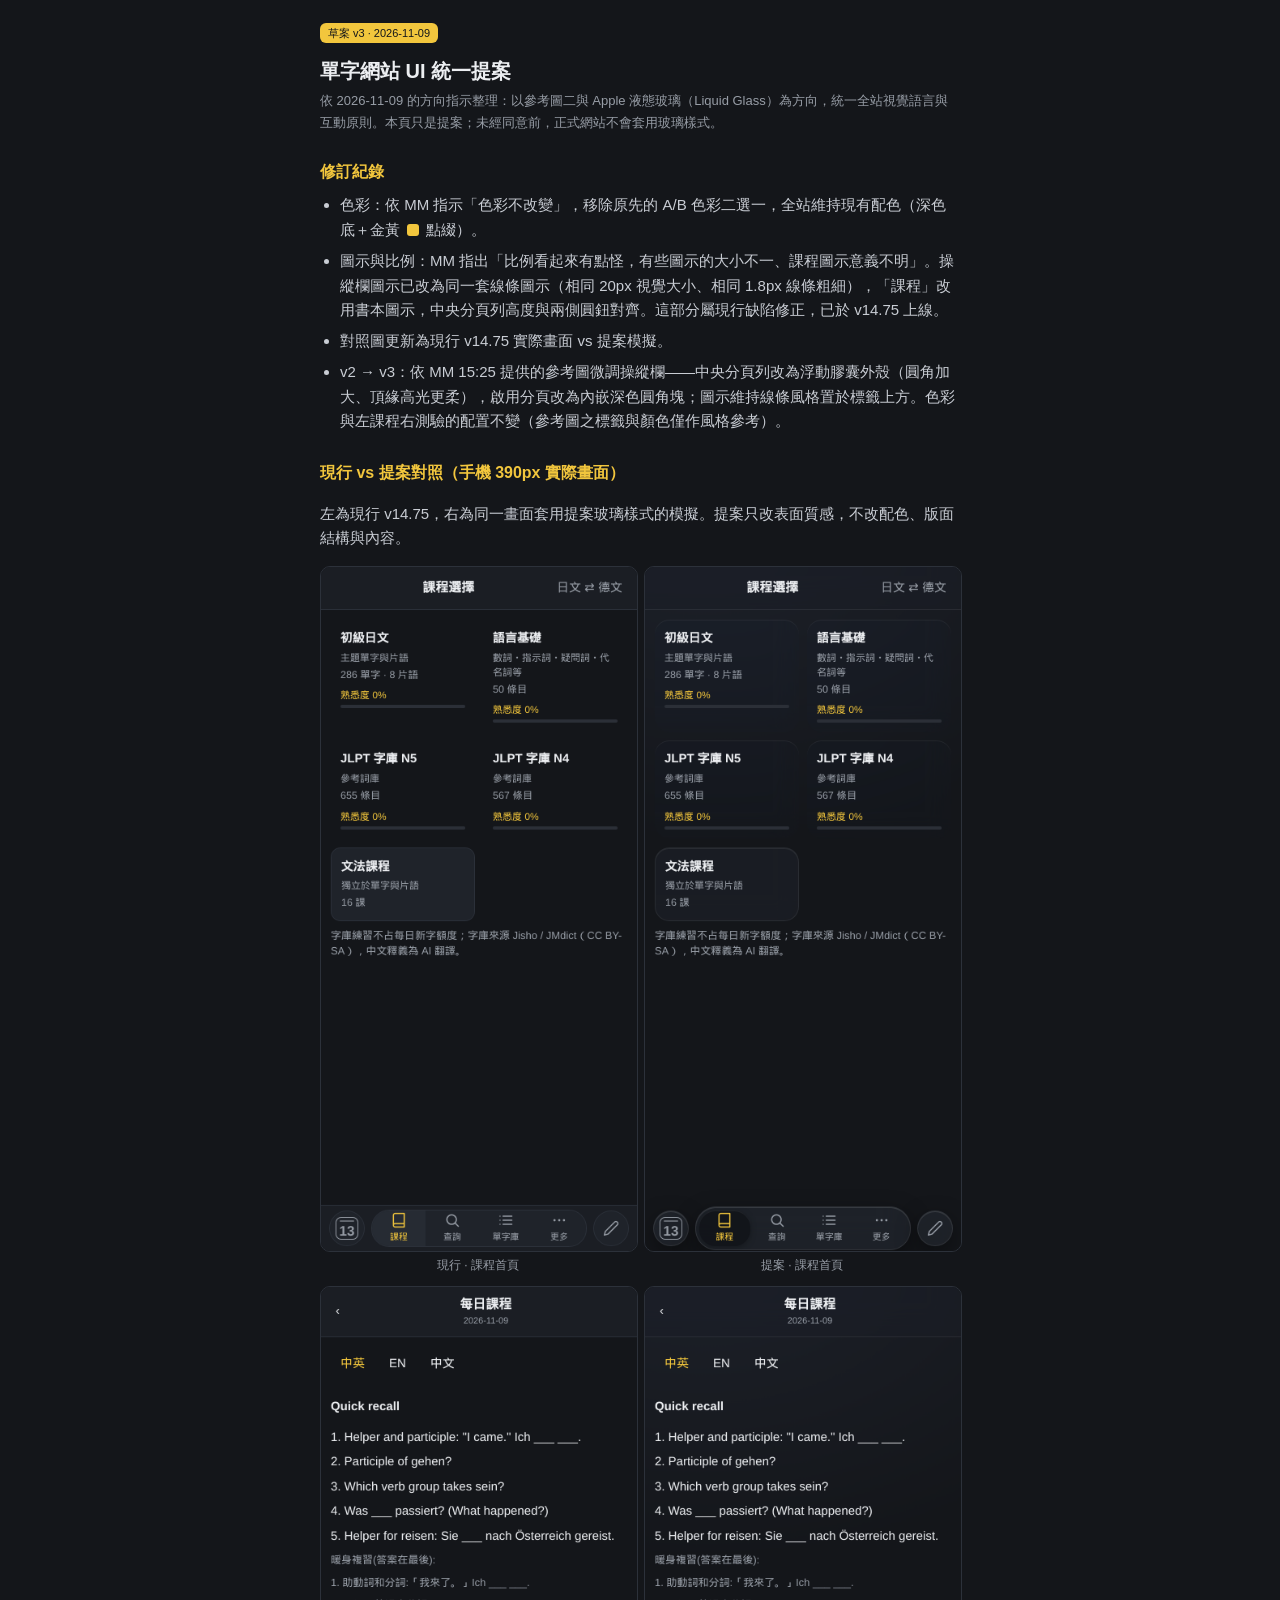
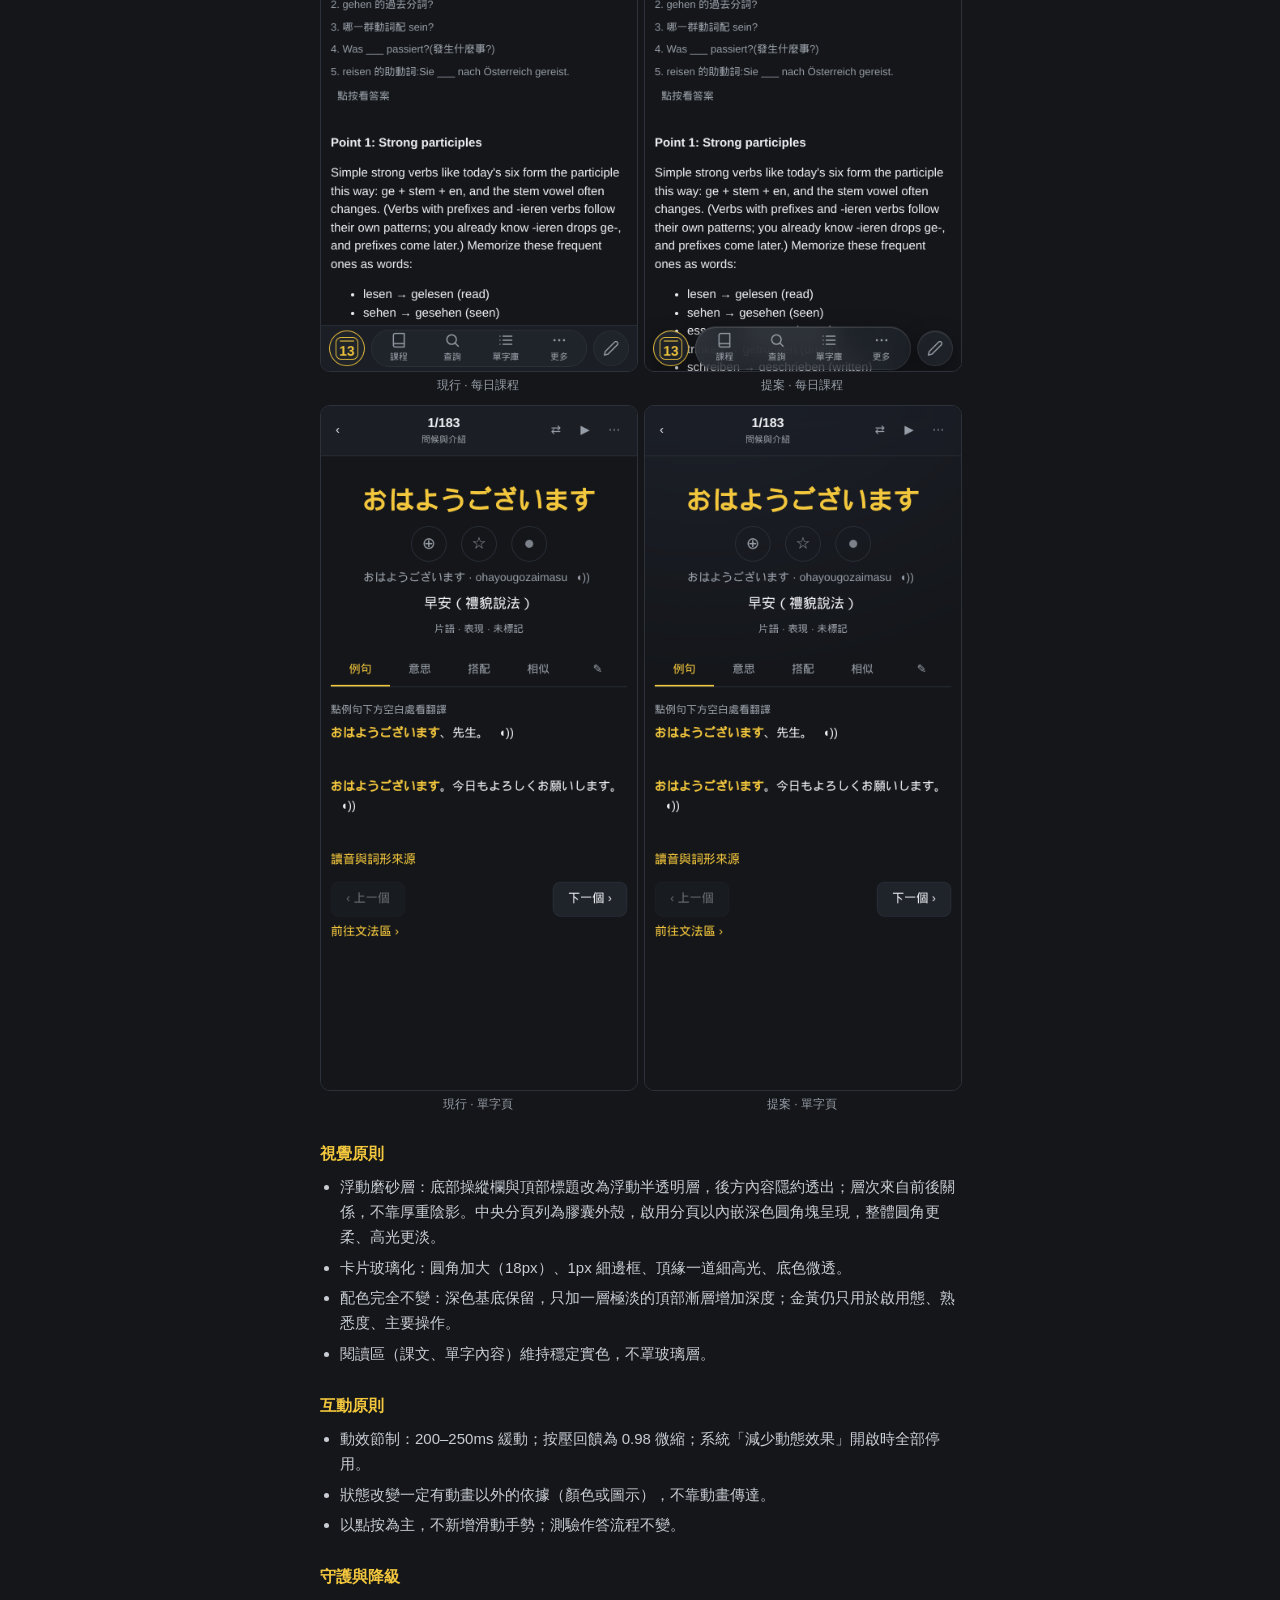
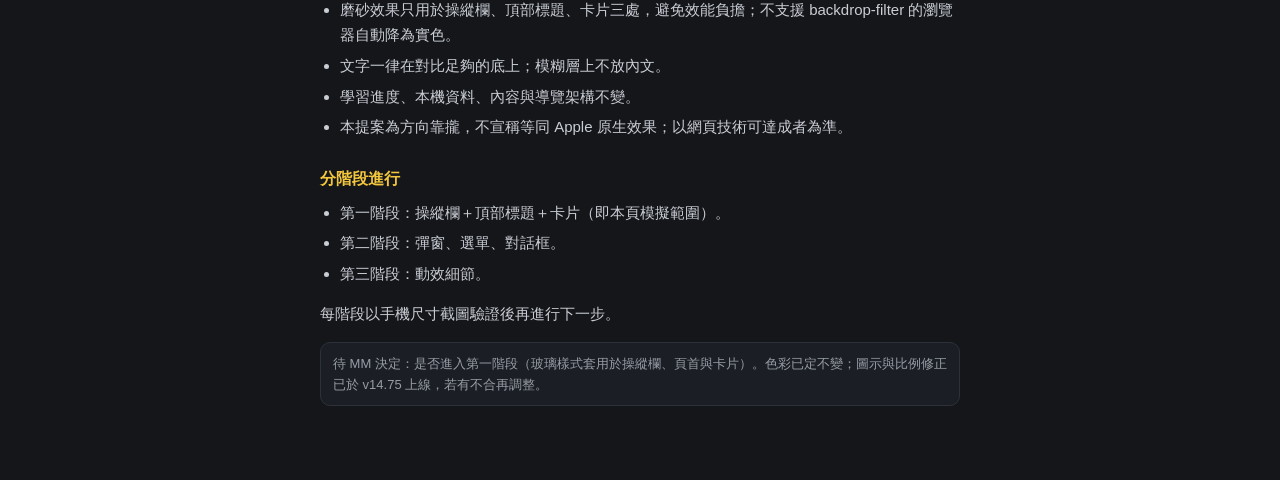
<file: ui-proposal-2026-11.html>
<!doctype html><html lang="zh-Hant"><head><meta charset="utf-8"><meta name="viewport" content="width=device-width,initial-scale=1,viewport-fit=cover"><meta name="robots" content="noindex,nofollow"><title>單字網站 UI 統一提案（草案）</title><style>
body{margin:0;background:#14161a;color:#eceef1;font-family:-apple-system,BlinkMacSystemFont,"Segoe UI","Noto Sans TC","PingFang TC",sans-serif;font-size:15px;line-height:1.65}
main{max-width:640px;margin:0 auto;padding:20px 16px 60px}
h1{font-size:20px;margin:6px 0 2px}
h2{font-size:16px;margin:26px 0 8px;color:#f2c63d}
p,li{color:#c9cdd4}
.sub{color:#979da6;font-size:13px;margin:0 0 8px}
ul{padding-left:20px;margin:8px 0}
li{margin:6px 0}
.pair{display:grid;grid-template-columns:1fr 1fr;gap:8px;margin:10px 0 4px}
.pair figure{margin:0}
.pair img{width:100%;border-radius:10px;border:1px solid #2c313a;display:block}
.pair figcaption{text-align:center;font-size:12px;color:#979da6;margin-top:4px}
.tag{display:inline-block;font-size:11px;color:#14161a;background:#f2c63d;border-radius:6px;padding:1px 8px;margin-bottom:6px}
.note{border:1px solid #2c313a;border-radius:10px;padding:10px 12px;background:#1b1e24;font-size:13px;color:#979da6;margin:14px 0}
.sw{display:inline-block;width:12px;height:12px;border-radius:3px;vertical-align:-1px;margin:0 3px}
</style></head><body><main>
<span class="tag">草案 v3 · 2026-11-09</span>
<h1>單字網站 UI 統一提案</h1>
<p class="sub">依 2026-11-09 的方向指示整理：以參考圖二與 Apple 液態玻璃（Liquid Glass）為方向，統一全站視覺語言與互動原則。本頁只是提案；未經同意前，正式網站不會套用玻璃樣式。</p>

<h2>修訂紀錄</h2>
<ul>
<li>色彩：依 MM 指示「色彩不改變」，移除原先的 A/B 色彩二選一，全站維持現有配色（深色底＋金黃 <span class="sw" style="background:#f2c63d"></span> 點綴）。</li>
<li>圖示與比例：MM 指出「比例看起來有點怪，有些圖示的大小不一、課程圖示意義不明」。操縱欄圖示已改為同一套線條圖示（相同 20px 視覺大小、相同 1.8px 線條粗細），「課程」改用書本圖示，中央分頁列高度與兩側圓鈕對齊。這部分屬現行缺陷修正，已於 v14.75 上線。</li>
<li>對照圖更新為現行 v14.75 實際畫面 vs 提案模擬。</li>
<li>v2 → v3：依 MM 15:25 提供的參考圖微調操縱欄——中央分頁列改為浮動膠囊外殼（圓角加大、頂緣高光更柔），啟用分頁改為內嵌深色圓角塊；圖示維持線條風格置於標籤上方。色彩與左課程右測驗的配置不變（參考圖之標籤與顏色僅作風格參考）。</li>
</ul>

<h2>現行 vs 提案對照（手機 390px 實際畫面）</h2>
<p>左為現行 v14.75，右為同一畫面套用提案玻璃樣式的模擬。提案只改表面質感，不改配色、版面結構與內容。</p>
<div class="pair">
<figure><img src="proposal-assets/v1475-home.png" alt="現行課程首頁"><figcaption>現行 · 課程首頁</figcaption></figure>
<figure><img src="proposal-assets/prop3-home.png" alt="提案課程首頁"><figcaption>提案 · 課程首頁</figcaption></figure>
</div>
<div class="pair">
<figure><img src="proposal-assets/v1475-lesson.png" alt="現行每日課程"><figcaption>現行 · 每日課程</figcaption></figure>
<figure><img src="proposal-assets/prop3-lesson.png" alt="提案每日課程"><figcaption>提案 · 每日課程</figcaption></figure>
</div>
<div class="pair">
<figure><img src="proposal-assets/v1475-word.png" alt="現行單字頁"><figcaption>現行 · 單字頁</figcaption></figure>
<figure><img src="proposal-assets/prop3-word.png" alt="提案單字頁"><figcaption>提案 · 單字頁</figcaption></figure>
</div>

<h2>視覺原則</h2>
<ul>
<li>浮動磨砂層：底部操縱欄與頂部標題改為浮動半透明層，後方內容隱約透出；層次來自前後關係，不靠厚重陰影。中央分頁列為膠囊外殼，啟用分頁以內嵌深色圓角塊呈現，整體圓角更柔、高光更淡。</li>
<li>卡片玻璃化：圓角加大（18px）、1px 細邊框、頂緣一道細高光、底色微透。</li>
<li>配色完全不變：深色基底保留，只加一層極淡的頂部漸層增加深度；金黃仍只用於啟用態、熟悉度、主要操作。</li>
<li>閱讀區（課文、單字內容）維持穩定實色，不罩玻璃層。</li>
</ul>

<h2>互動原則</h2>
<ul>
<li>動效節制：200–250ms 緩動；按壓回饋為 0.98 微縮；系統「減少動態效果」開啟時全部停用。</li>
<li>狀態改變一定有動畫以外的依據（顏色或圖示），不靠動畫傳達。</li>
<li>以點按為主，不新增滑動手勢；測驗作答流程不變。</li>
</ul>

<h2>守護與降級</h2>
<ul>
<li>磨砂效果只用於操縱欄、頂部標題、卡片三處，避免效能負擔；不支援 backdrop-filter 的瀏覽器自動降為實色。</li>
<li>文字一律在對比足夠的底上；模糊層上不放內文。</li>
<li>學習進度、本機資料、內容與導覽架構不變。</li>
<li>本提案為方向靠攏，不宣稱等同 Apple 原生效果；以網頁技術可達成者為準。</li>
</ul>

<h2>分階段進行</h2>
<ul>
<li>第一階段：操縱欄＋頂部標題＋卡片（即本頁模擬範圍）。</li>
<li>第二階段：彈窗、選單、對話框。</li>
<li>第三階段：動效細節。</li>
</ul>
<p>每階段以手機尺寸截圖驗證後再進行下一步。</p>

<div class="note">待 MM 決定：是否進入第一階段（玻璃樣式套用於操縱欄、頁首與卡片）。色彩已定不變；圖示與比例修正已於 v14.75 上線，若有不合再調整。</div>
</main></body></html>
</file>
